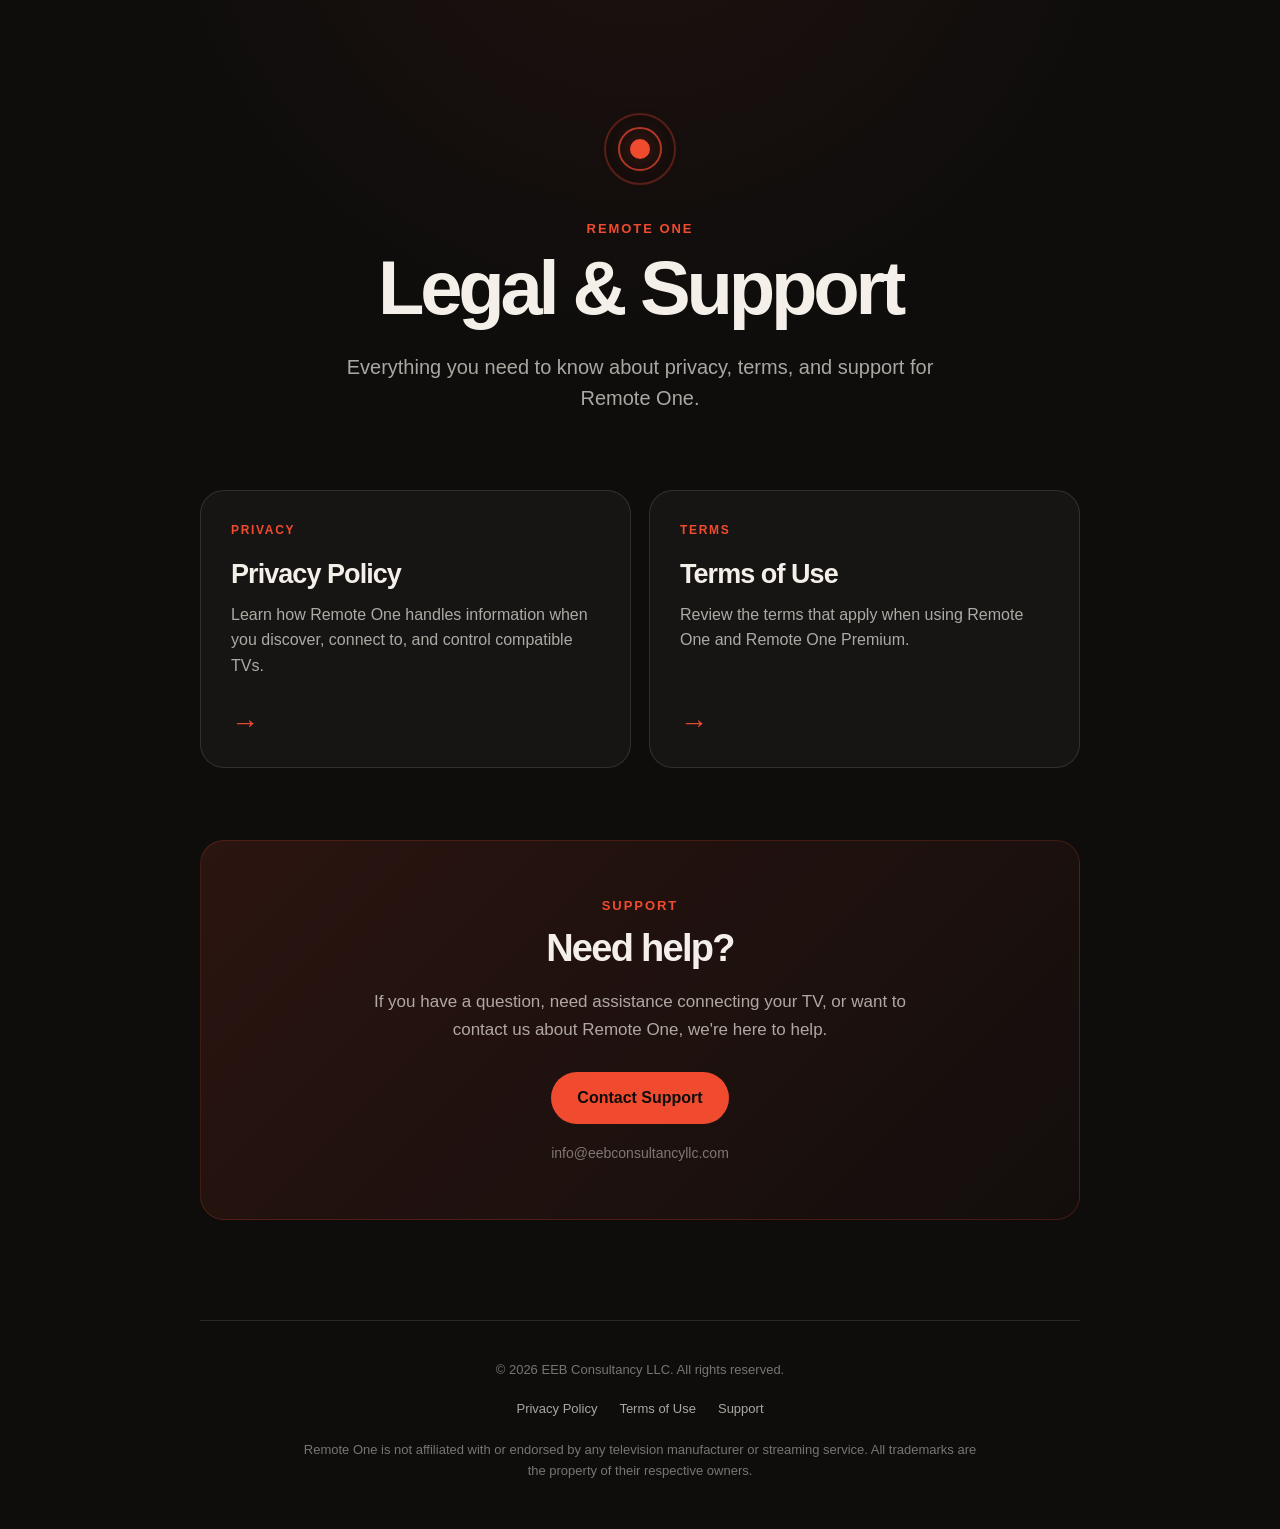
<file: index.html>
<!DOCTYPE html>
<html lang="en">
<head>
  <meta charset="UTF-8">
  <meta name="viewport" content="width=device-width, initial-scale=1.0">

  <title>Remote One — Legal & Support</title>

  <meta
    name="description"
    content="Legal information, privacy policy, terms of use, and support for Remote One."
  >

  <link rel="stylesheet" href="styles.css">
</head>

<body>
  <main class="page">
    <header class="hero">
      <div class="brand-mark" aria-hidden="true">
        <span class="signal-dot"></span>
        <span class="signal-ring signal-ring-one"></span>
        <span class="signal-ring signal-ring-two"></span>
      </div>

      <p class="eyebrow">REMOTE ONE</p>

      <h1>Legal &amp; Support</h1>

      <p class="hero-copy">
        Everything you need to know about privacy, terms, and support for Remote One.
      </p>
    </header>

    <section class="legal-links" aria-label="Legal documents">
      <a class="legal-card" href="privacy.html">
        <div class="legal-card-content">
          <span class="card-label">PRIVACY</span>
          <h2>Privacy Policy</h2>
          <p>
            Learn how Remote One handles information when you discover,
            connect to, and control compatible TVs.
          </p>
        </div>

        <span class="card-arrow" aria-hidden="true">→</span>
      </a>

      <a class="legal-card" href="terms.html">
        <div class="legal-card-content">
          <span class="card-label">TERMS</span>
          <h2>Terms of Use</h2>
          <p>
            Review the terms that apply when using Remote One and Remote One Premium.
          </p>
        </div>

        <span class="card-arrow" aria-hidden="true">→</span>
      </a>
    </section>

    <section class="support">
      <p class="eyebrow">SUPPORT</p>
      <h2>Need help?</h2>

      <p>
        If you have a question, need assistance connecting your TV,
        or want to contact us about Remote One, we're here to help.
      </p>

      <a class="support-button" href="mailto:info@eebconsultancyllc.com">
        Contact Support
      </a>

      <p class="support-email">
        info@eebconsultancyllc.com
      </p>
    </section>
  </main>

  <footer class="site-footer">
    <p>© 2026 EEB Consultancy LLC. All rights reserved.</p>

    <nav class="footer-links" aria-label="Footer">
      <a href="privacy.html">Privacy Policy</a>
      <a href="terms.html">Terms of Use</a>
      <a href="mailto:info@eebconsultancyllc.com">Support</a>
    </nav>

    <p class="disclaimer">
      Remote One is not affiliated with or endorsed by any television manufacturer
      or streaming service. All trademarks are the property of their respective owners.
    </p>
  </footer>
</body>
</html>
</file>
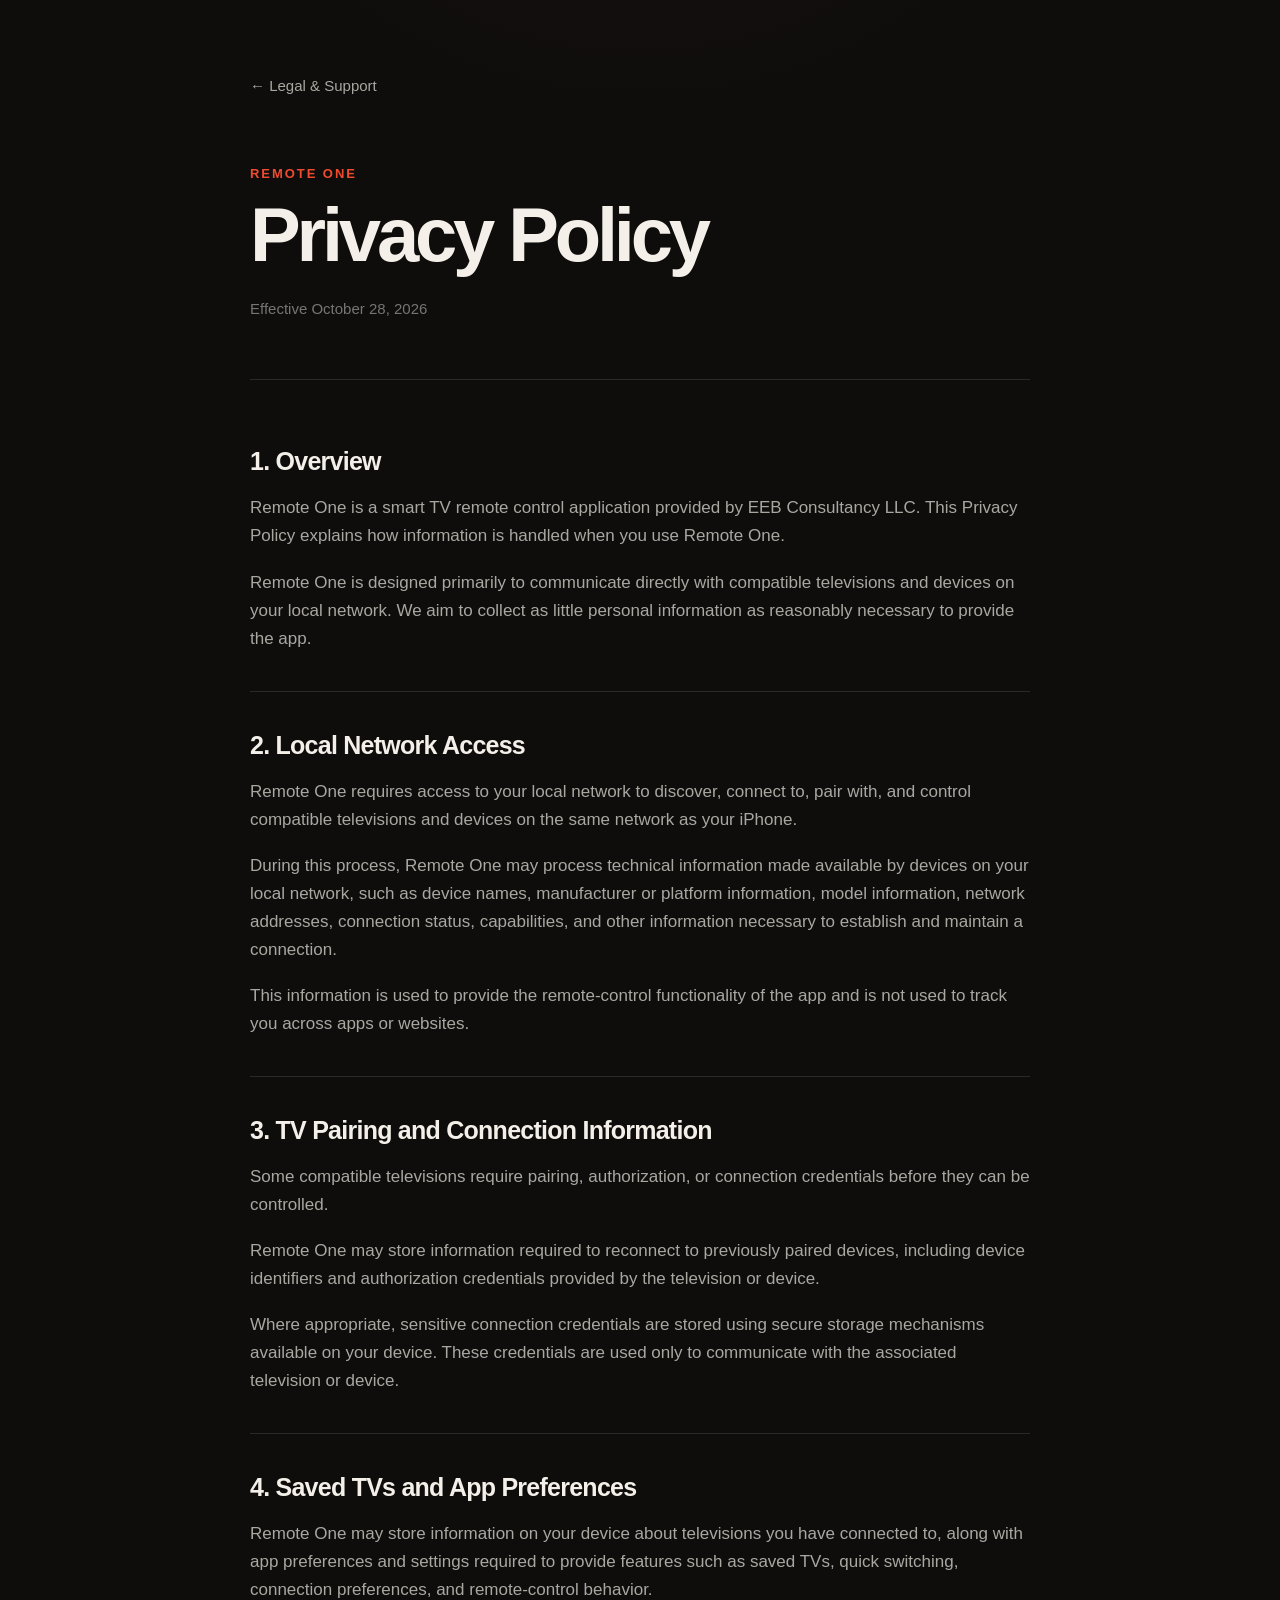
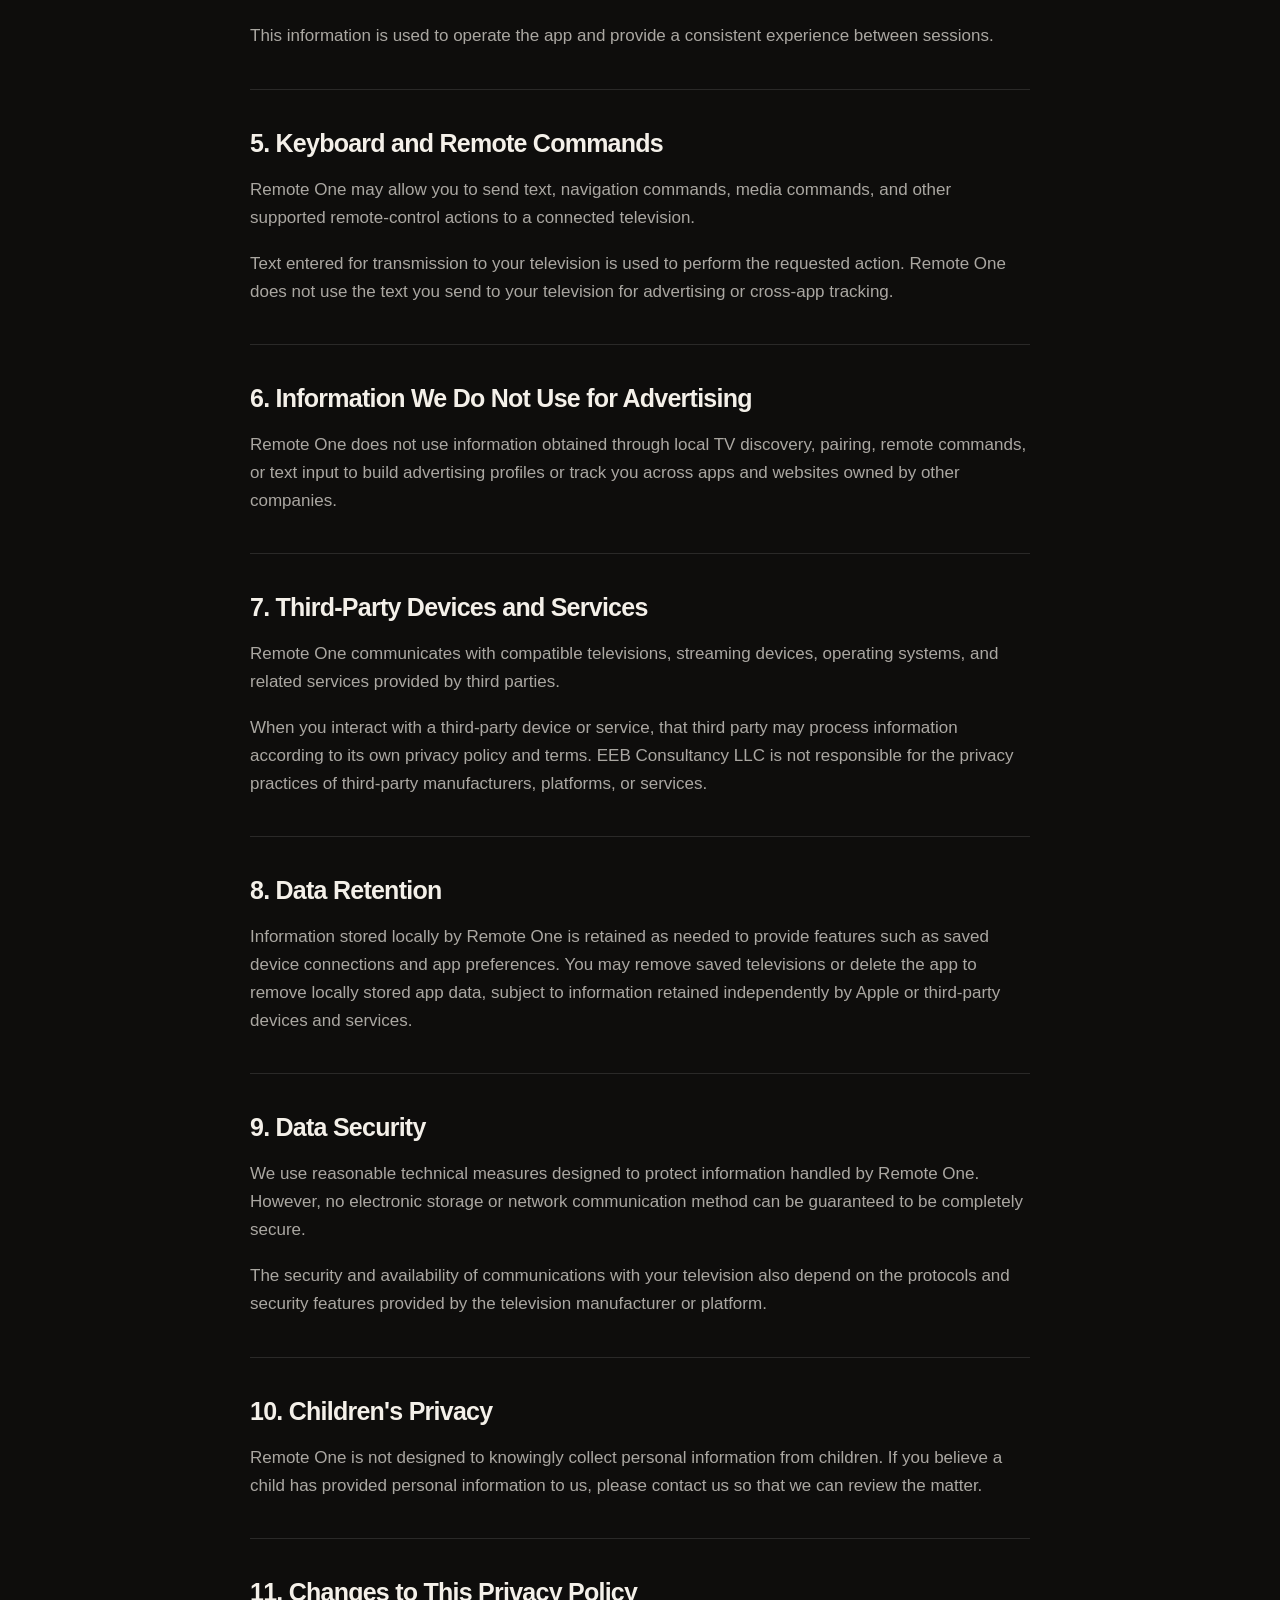
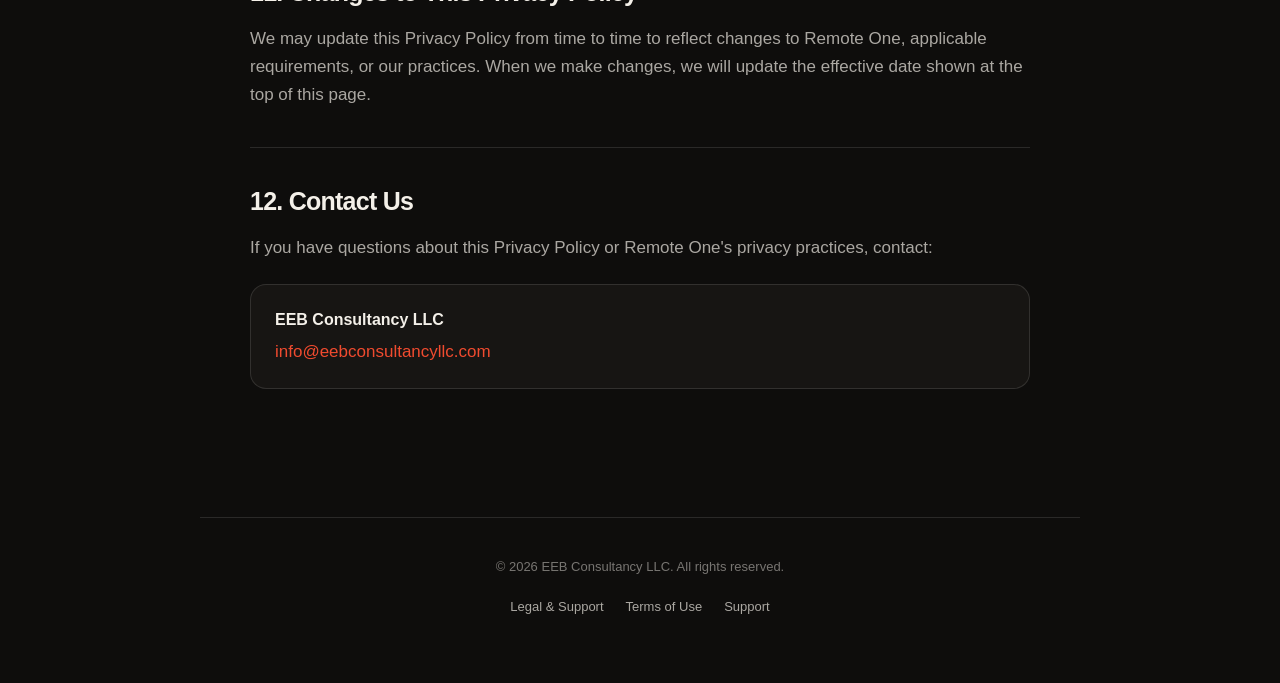
<file: privacy.html>
<!DOCTYPE html>
<html lang="en">
<head>
  <meta charset="UTF-8">
  <meta name="viewport" content="width=device-width, initial-scale=1.0">

  <title>Privacy Policy — Remote One</title>

  <meta
    name="description"
    content="Privacy Policy for Remote One, provided by EEB Consultancy LLC."
  >

  <link rel="stylesheet" href="styles.css">
</head>

<body>
  <main class="page legal-page">
    <header class="legal-header">
      <a class="back-link" href="index.html">← Legal &amp; Support</a>

      <p class="eyebrow">REMOTE ONE</p>
      <h1>Privacy Policy</h1>
      <p class="effective-date">Effective October 28, 2026</p>
    </header>

    <article class="legal-document">
      <section>
        <h2>1. Overview</h2>

        <p>
          Remote One is a smart TV remote control application provided by
          EEB Consultancy LLC. This Privacy Policy explains how information is
          handled when you use Remote One.
        </p>

        <p>
          Remote One is designed primarily to communicate directly with compatible
          televisions and devices on your local network. We aim to collect as little
          personal information as reasonably necessary to provide the app.
        </p>
      </section>

      <section>
        <h2>2. Local Network Access</h2>

        <p>
          Remote One requires access to your local network to discover, connect to,
          pair with, and control compatible televisions and devices on the same
          network as your iPhone.
        </p>

        <p>
          During this process, Remote One may process technical information made
          available by devices on your local network, such as device names,
          manufacturer or platform information, model information, network
          addresses, connection status, capabilities, and other information
          necessary to establish and maintain a connection.
        </p>

        <p>
          This information is used to provide the remote-control functionality of
          the app and is not used to track you across apps or websites.
        </p>
      </section>

      <section>
        <h2>3. TV Pairing and Connection Information</h2>

        <p>
          Some compatible televisions require pairing, authorization, or connection
          credentials before they can be controlled.
        </p>

        <p>
          Remote One may store information required to reconnect to previously
          paired devices, including device identifiers and authorization credentials
          provided by the television or device.
        </p>

        <p>
          Where appropriate, sensitive connection credentials are stored using
          secure storage mechanisms available on your device. These credentials are
          used only to communicate with the associated television or device.
        </p>
      </section>

      <section>
        <h2>4. Saved TVs and App Preferences</h2>

        <p>
          Remote One may store information on your device about televisions you have
          connected to, along with app preferences and settings required to provide
          features such as saved TVs, quick switching, connection preferences, and
          remote-control behavior.
        </p>

        <p>
          This information is used to operate the app and provide a consistent
          experience between sessions.
        </p>
      </section>

      <section>
        <h2>5. Keyboard and Remote Commands</h2>

        <p>
          Remote One may allow you to send text, navigation commands, media
          commands, and other supported remote-control actions to a connected
          television.
        </p>

        <p>
          Text entered for transmission to your television is used to perform the
          requested action. Remote One does not use the text you send to your
          television for advertising or cross-app tracking.
        </p>
      </section>

      <section>
        <h2>6. Information We Do Not Use for Advertising</h2>

        <p>
          Remote One does not use information obtained through local TV discovery,
          pairing, remote commands, or text input to build advertising profiles or
          track you across apps and websites owned by other companies.
        </p>
      </section>

      <section>
        <h2>7. Third-Party Devices and Services</h2>

        <p>
          Remote One communicates with compatible televisions, streaming devices,
          operating systems, and related services provided by third parties.
        </p>

        <p>
          When you interact with a third-party device or service, that third party
          may process information according to its own privacy policy and terms.
          EEB Consultancy LLC is not responsible for the privacy practices of
          third-party manufacturers, platforms, or services.
        </p>
      </section>

      <section>
        <h2>8. Data Retention</h2>

        <p>
          Information stored locally by Remote One is retained as needed to provide
          features such as saved device connections and app preferences. You may
          remove saved televisions or delete the app to remove locally stored app
          data, subject to information retained independently by Apple or third-party
          devices and services.
        </p>
      </section>

      <section>
        <h2>9. Data Security</h2>

        <p>
          We use reasonable technical measures designed to protect information
          handled by Remote One. However, no electronic storage or network
          communication method can be guaranteed to be completely secure.
        </p>

        <p>
          The security and availability of communications with your television also
          depend on the protocols and security features provided by the television
          manufacturer or platform.
        </p>
      </section>

      <section>
        <h2>10. Children's Privacy</h2>

        <p>
          Remote One is not designed to knowingly collect personal information from
          children. If you believe a child has provided personal information to us,
          please contact us so that we can review the matter.
        </p>
      </section>

      <section>
        <h2>11. Changes to This Privacy Policy</h2>

        <p>
          We may update this Privacy Policy from time to time to reflect changes to
          Remote One, applicable requirements, or our practices. When we make
          changes, we will update the effective date shown at the top of this page.
        </p>
      </section>

      <section>
        <h2>12. Contact Us</h2>

        <p>
          If you have questions about this Privacy Policy or Remote One's privacy
          practices, contact:
        </p>

        <div class="contact-block">
          <strong>EEB Consultancy LLC</strong>
          <a href="mailto:info@eebconsultancyllc.com">
            info@eebconsultancyllc.com
          </a>
        </div>
      </section>
    </article>
  </main>

  <footer class="site-footer">
    <p>© 2026 EEB Consultancy LLC. All rights reserved.</p>

    <nav class="footer-links" aria-label="Footer">
      <a href="index.html">Legal &amp; Support</a>
      <a href="terms.html">Terms of Use</a>
      <a href="mailto:info@eebconsultancyllc.com">Support</a>
    </nav>
  </footer>
</body>
</html>
</file>
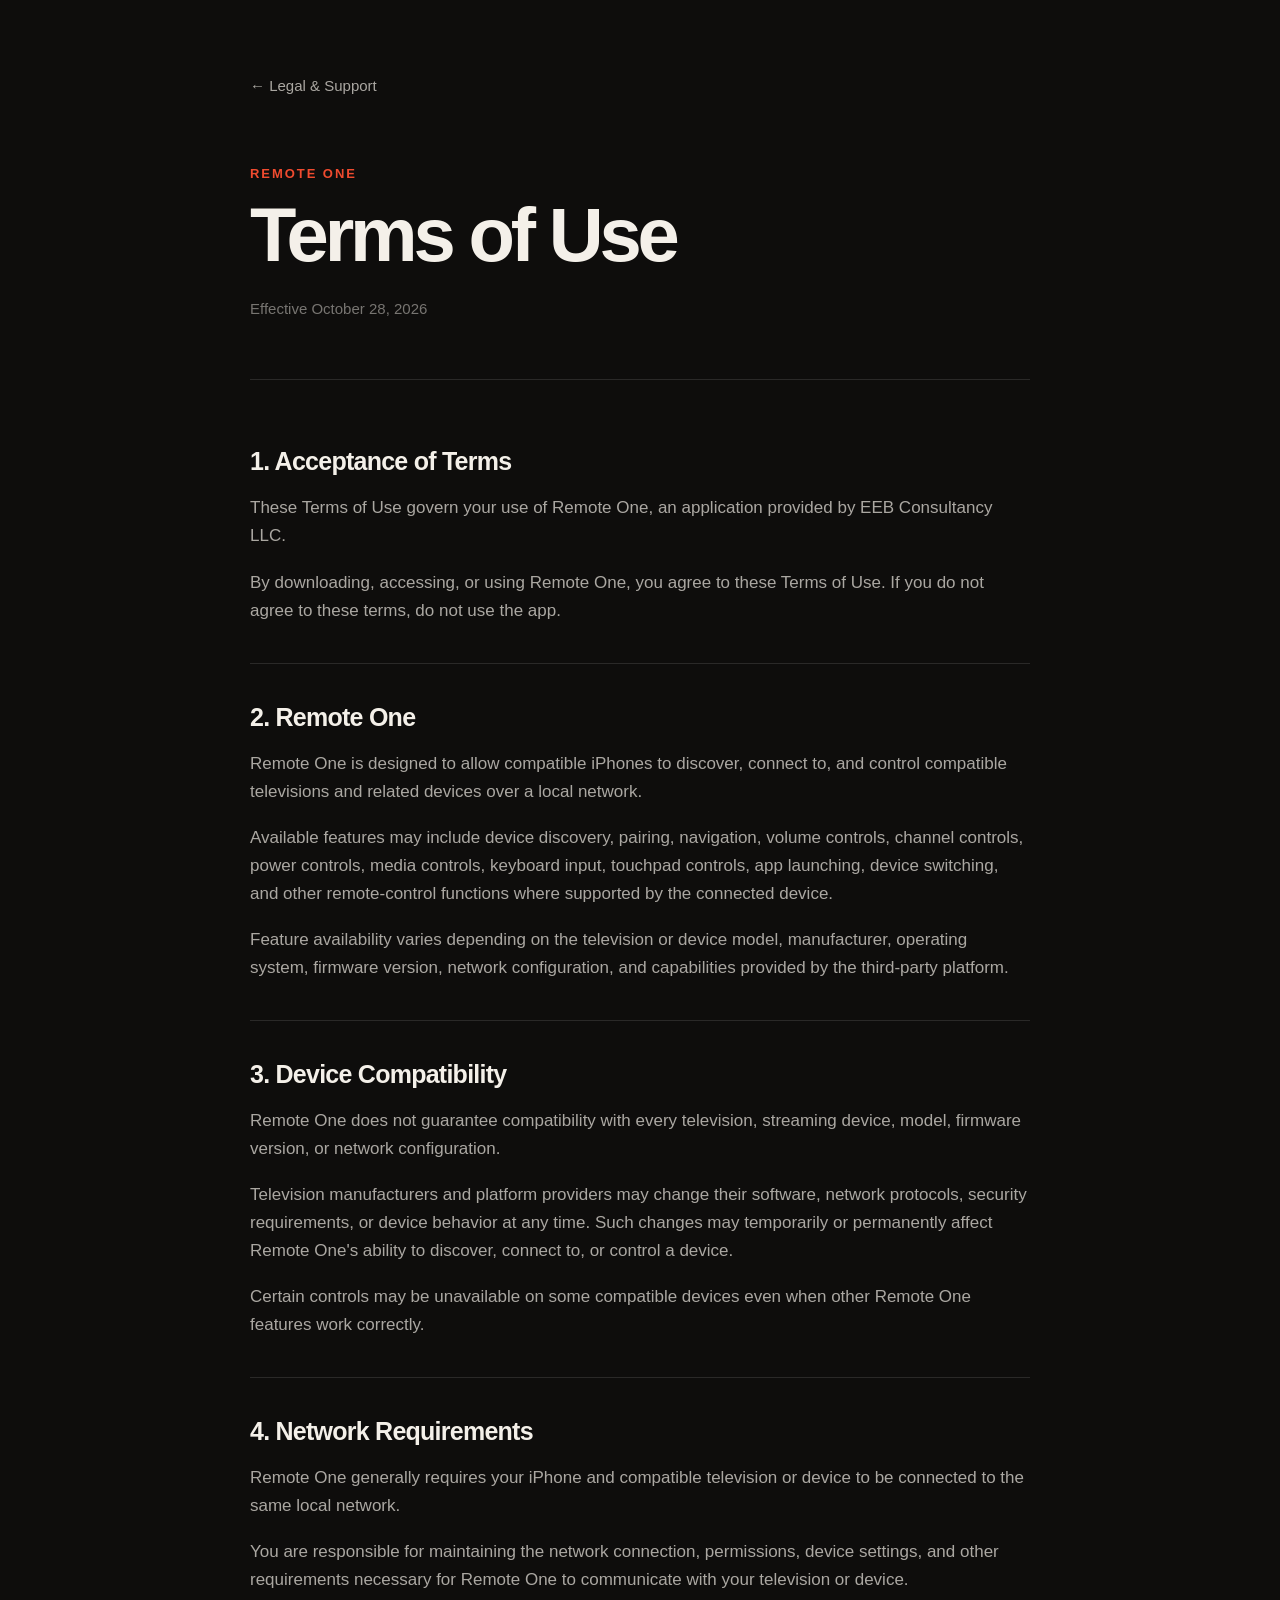
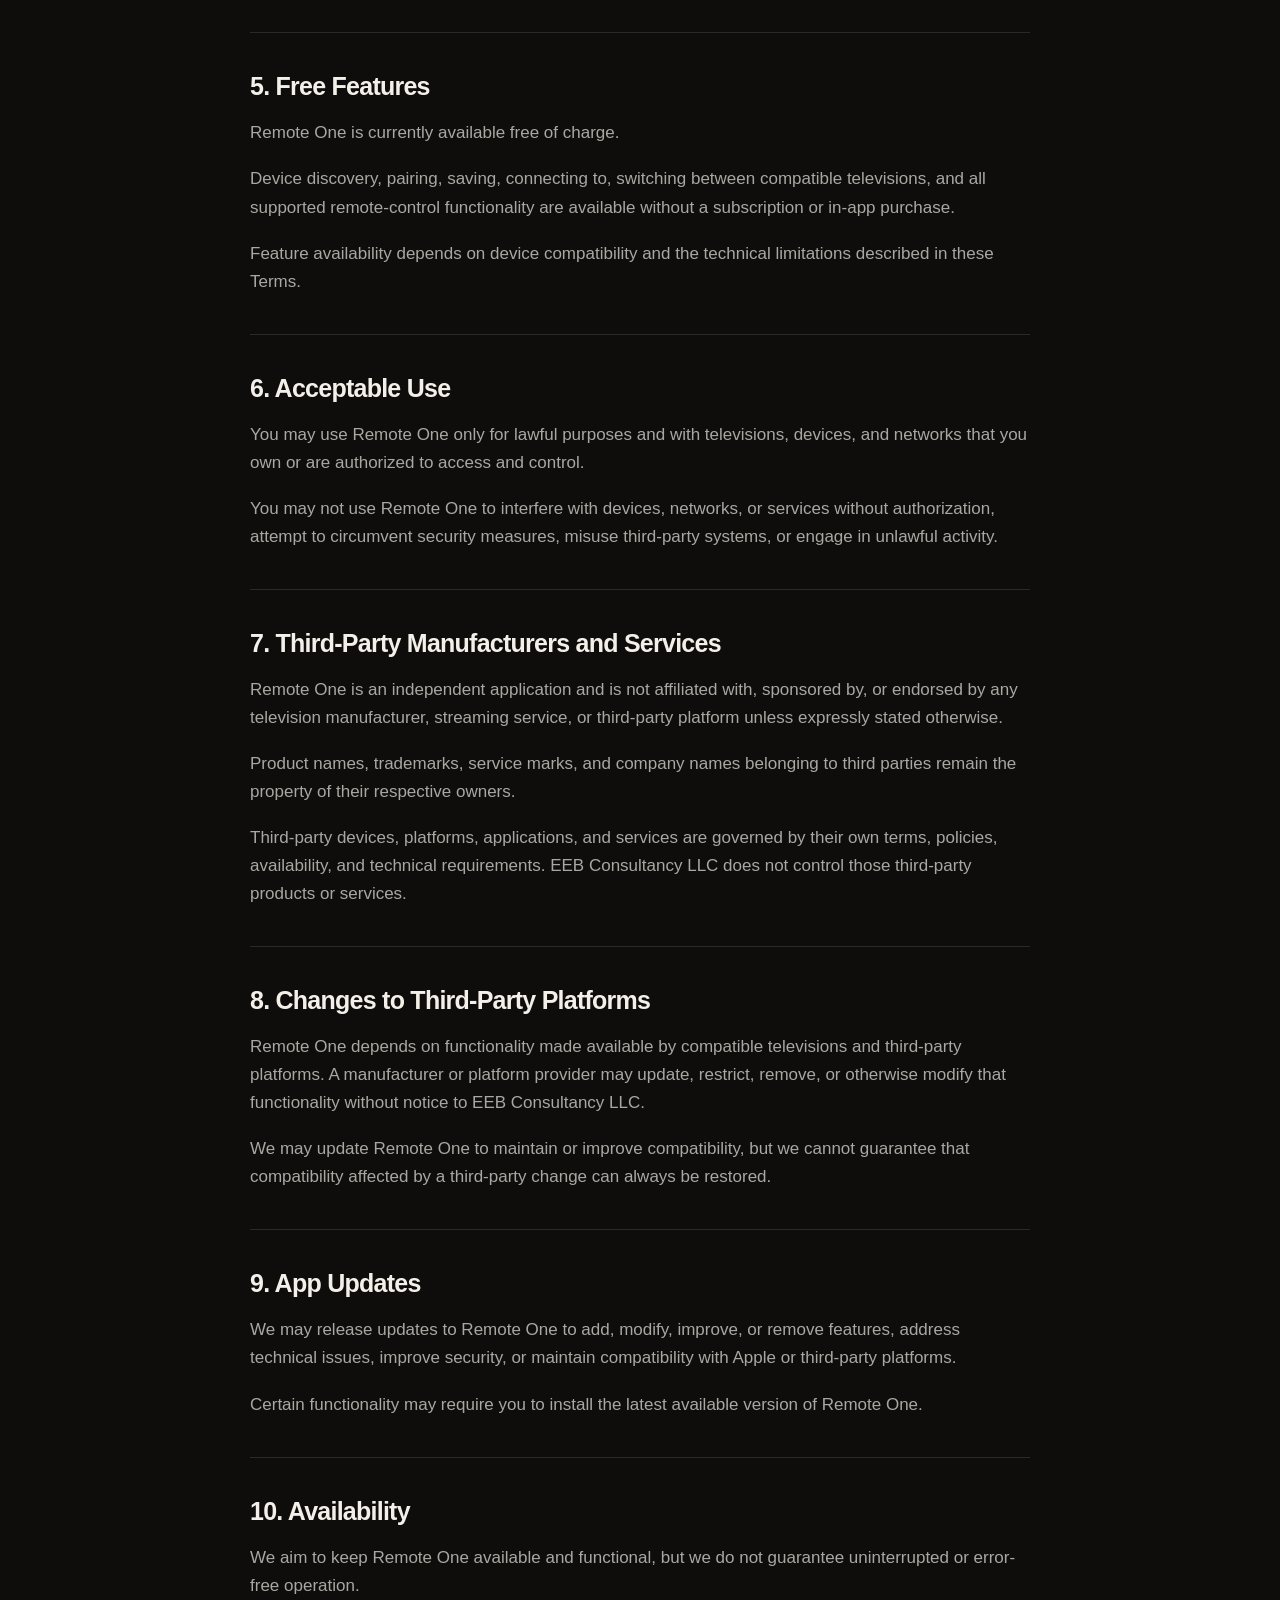
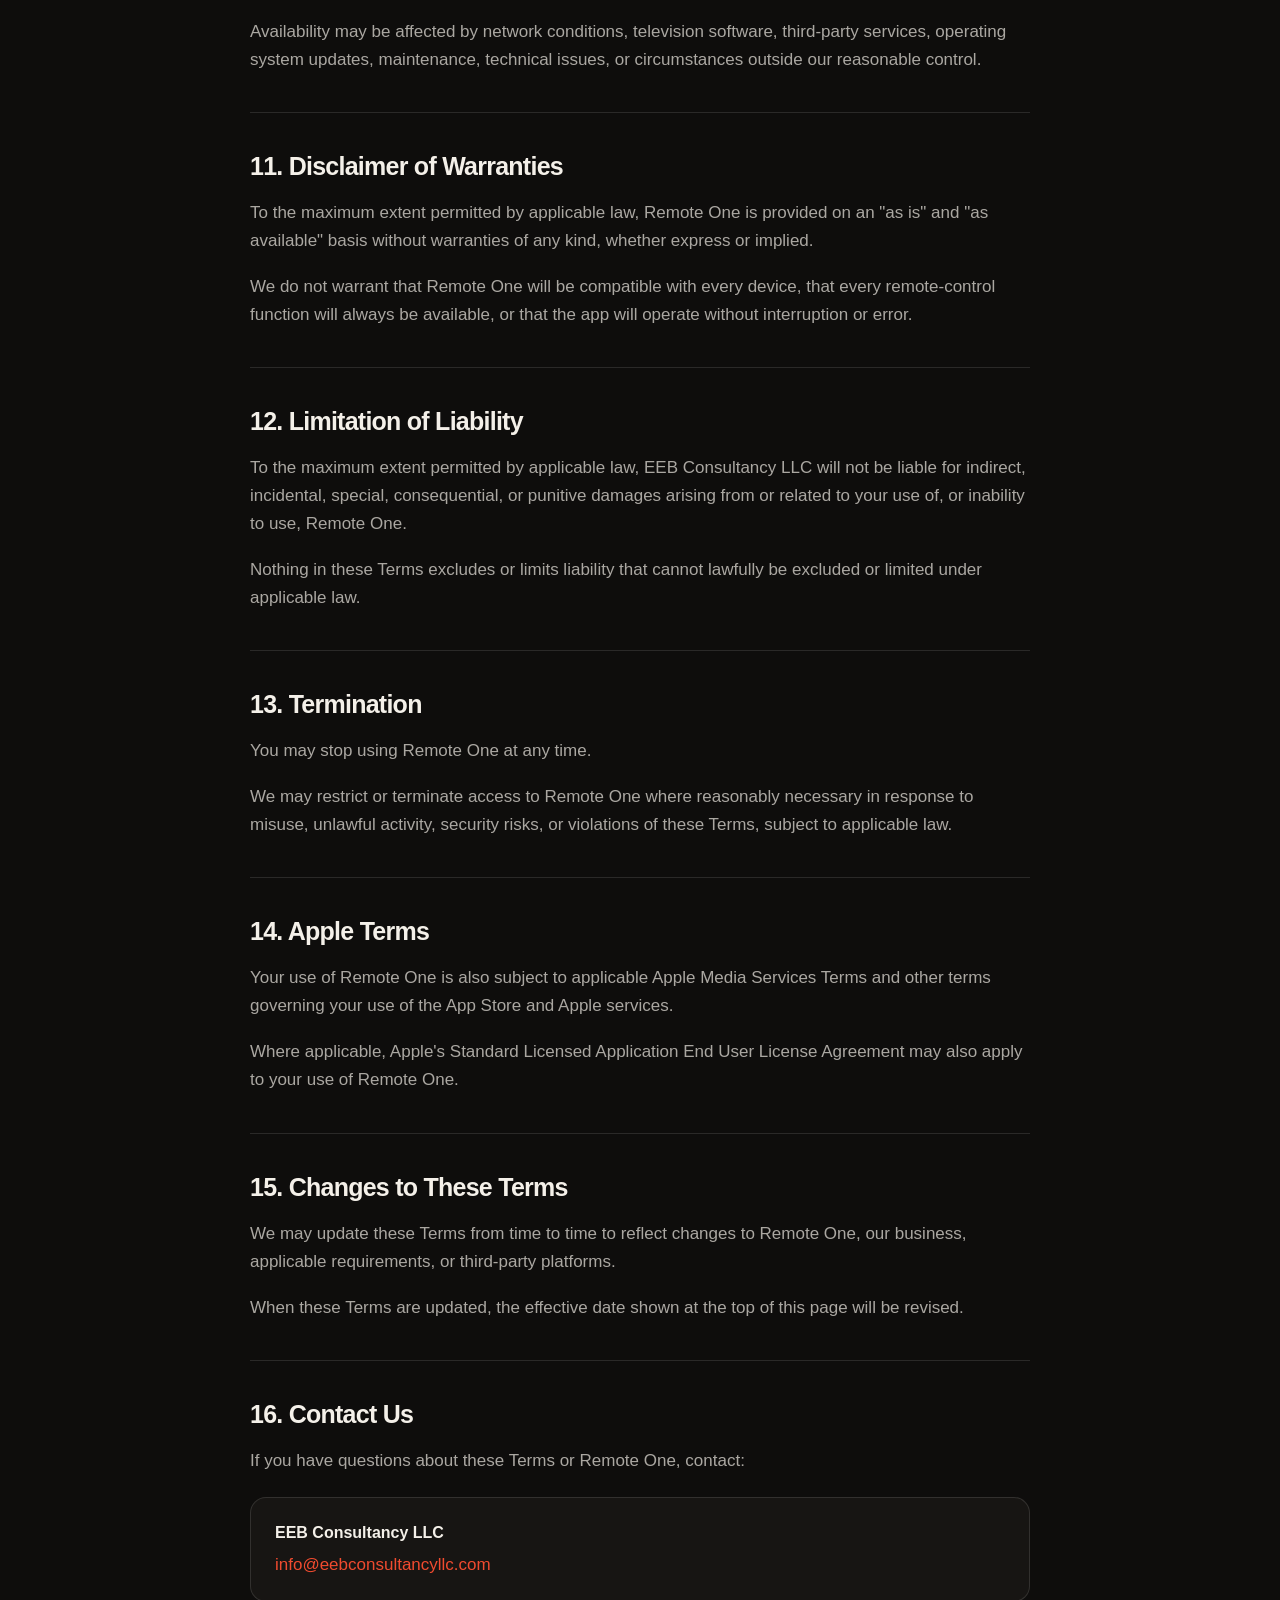
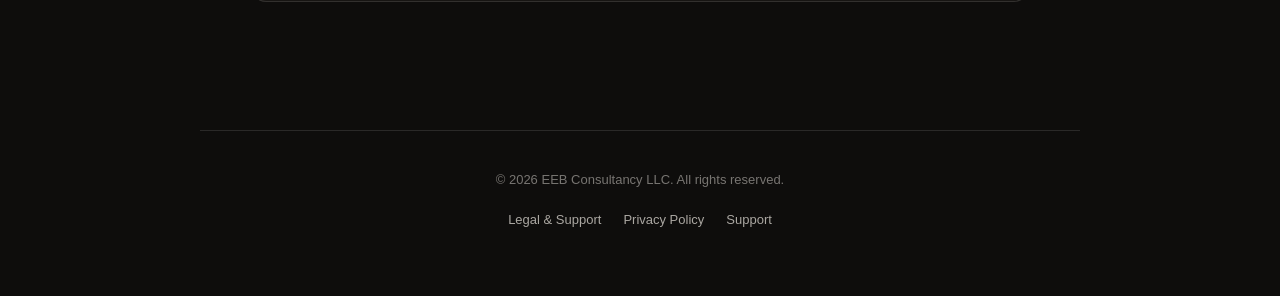
<file: terms.html>
<!DOCTYPE html>
<html lang="en">
<head>
  <meta charset="UTF-8">
  <meta name="viewport" content="width=device-width, initial-scale=1.0">

  <title>Terms of Use — Remote One</title>

  <meta
    name="description"
    content="Terms of Use for Remote One, provided by EEB Consultancy LLC."
  >

  <link rel="stylesheet" href="styles.css">
</head>

<body>
  <main class="page legal-page">
    <header class="legal-header">
      <a class="back-link" href="index.html">← Legal &amp; Support</a>

      <p class="eyebrow">REMOTE ONE</p>
      <h1>Terms of Use</h1>
      <p class="effective-date">Effective October 28, 2026</p>
    </header>

    <article class="legal-document">
      <section>
        <h2>1. Acceptance of Terms</h2>

        <p>
          These Terms of Use govern your use of Remote One, an application provided
          by EEB Consultancy LLC.
        </p>

        <p>
          By downloading, accessing, or using Remote One, you agree to
          these Terms of Use. If you do not agree to these terms, do not use the app.
        </p>
      </section>

      <section>
        <h2>2. Remote One</h2>

        <p>
          Remote One is designed to allow compatible iPhones to discover, connect
          to, and control compatible televisions and related devices over a local
          network.
        </p>

        <p>
          Available features may include device discovery, pairing, navigation,
          volume controls, channel controls, power controls, media controls,
          keyboard input, touchpad controls, app launching, device switching, and
          other remote-control functions where supported by the connected device.
        </p>

        <p>
          Feature availability varies depending on the television or device model,
          manufacturer, operating system, firmware version, network configuration,
          and capabilities provided by the third-party platform.
        </p>
      </section>

      <section>
        <h2>3. Device Compatibility</h2>

        <p>
          Remote One does not guarantee compatibility with every television,
          streaming device, model, firmware version, or network configuration.
        </p>

        <p>
          Television manufacturers and platform providers may change their
          software, network protocols, security requirements, or device behavior at
          any time. Such changes may temporarily or permanently affect Remote One's
          ability to discover, connect to, or control a device.
        </p>

        <p>
          Certain controls may be unavailable on some compatible devices even when
          other Remote One features work correctly.
        </p>
      </section>

      <section>
        <h2>4. Network Requirements</h2>

        <p>
          Remote One generally requires your iPhone and compatible television or
          device to be connected to the same local network.
        </p>

        <p>
          You are responsible for maintaining the network connection, permissions,
          device settings, and other requirements necessary for Remote One to
          communicate with your television or device.
        </p>
      </section>

      <section>
        <h2>5. Free Features</h2>

        <p>
          Remote One is currently available free of charge.
        </p>

        <p>
          Device discovery, pairing, saving, connecting to, switching between
          compatible televisions, and all supported remote-control functionality
          are available without a subscription or in-app purchase.
        </p>

        <p>
          Feature availability depends on device compatibility and the technical
          limitations described in these Terms.
        </p>
      </section>

      <section>
        <h2>6. Acceptable Use</h2>

        <p>
          You may use Remote One only for lawful purposes and with televisions,
          devices, and networks that you own or are authorized to access and
          control.
        </p>

        <p>
          You may not use Remote One to interfere with devices, networks, or
          services without authorization, attempt to circumvent security measures,
          misuse third-party systems, or engage in unlawful activity.
        </p>
      </section>

      <section>
        <h2>7. Third-Party Manufacturers and Services</h2>

        <p>
          Remote One is an independent application and is not affiliated with,
          sponsored by, or endorsed by any television manufacturer, streaming
          service, or third-party platform unless expressly stated otherwise.
        </p>

        <p>
          Product names, trademarks, service marks, and company names belonging to
          third parties remain the property of their respective owners.
        </p>

        <p>
          Third-party devices, platforms, applications, and services are governed
          by their own terms, policies, availability, and technical requirements.
          EEB Consultancy LLC does not control those third-party products or
          services.
        </p>
      </section>

      <section>
        <h2>8. Changes to Third-Party Platforms</h2>

        <p>
          Remote One depends on functionality made available by compatible
          televisions and third-party platforms. A manufacturer or platform
          provider may update, restrict, remove, or otherwise modify that
          functionality without notice to EEB Consultancy LLC.
        </p>

        <p>
          We may update Remote One to maintain or improve compatibility, but we
          cannot guarantee that compatibility affected by a third-party change can
          always be restored.
        </p>
      </section>

      <section>
        <h2>9. App Updates</h2>

        <p>
          We may release updates to Remote One to add, modify, improve, or remove
          features, address technical issues, improve security, or maintain
          compatibility with Apple or third-party platforms.
        </p>

        <p>
          Certain functionality may require you to install the latest available
          version of Remote One.
        </p>
      </section>

      <section>
        <h2>10. Availability</h2>

        <p>
          We aim to keep Remote One available and functional, but we do not
          guarantee uninterrupted or error-free operation.
        </p>

        <p>
          Availability may be affected by network conditions, television software,
          third-party services, operating system updates, maintenance, technical
          issues, or circumstances outside our reasonable control.
        </p>
      </section>

      <section>
        <h2>11. Disclaimer of Warranties</h2>

        <p>
          To the maximum extent permitted by applicable law, Remote One is provided
          on an "as is" and "as available" basis without warranties of any kind,
          whether express or implied.
        </p>

        <p>
          We do not warrant that Remote One will be compatible with every device,
          that every remote-control function will always be available, or that the
          app will operate without interruption or error.
        </p>
      </section>

      <section>
        <h2>12. Limitation of Liability</h2>

        <p>
          To the maximum extent permitted by applicable law, EEB Consultancy LLC
          will not be liable for indirect, incidental, special, consequential, or
          punitive damages arising from or related to your use of, or inability to
          use, Remote One.
        </p>

        <p>
          Nothing in these Terms excludes or limits liability that cannot lawfully
          be excluded or limited under applicable law.
        </p>
      </section>

      <section>
        <h2>13. Termination</h2>

        <p>
          You may stop using Remote One at any time.
        </p>

        <p>
          We may restrict or terminate access to Remote One where reasonably
          necessary in response to misuse, unlawful activity, security risks, or
          violations of these Terms, subject to applicable law.
        </p>
      </section>

      <section>
        <h2>14. Apple Terms</h2>

        <p>
          Your use of Remote One is also subject to applicable Apple Media Services
          Terms and other terms governing your use of the App Store and Apple
          services.
        </p>

        <p>
          Where applicable, Apple's Standard Licensed Application End User License
          Agreement may also apply to your use of Remote One.
        </p>
      </section>

      <section>
        <h2>15. Changes to These Terms</h2>

        <p>
          We may update these Terms from time to time to reflect changes to Remote
          One, our business, applicable requirements, or third-party platforms.
        </p>

        <p>
          When these Terms are updated, the effective date shown at the top of this
          page will be revised.
        </p>
      </section>

      <section>
        <h2>16. Contact Us</h2>

        <p>
          If you have questions about these Terms or Remote One, contact:
        </p>

        <div class="contact-block">
          <strong>EEB Consultancy LLC</strong>
          <a href="mailto:info@eebconsultancyllc.com">
            info@eebconsultancyllc.com
          </a>
        </div>
      </section>
    </article>
  </main>

  <footer class="site-footer">
    <p>© 2026 EEB Consultancy LLC. All rights reserved.</p>

    <nav class="footer-links" aria-label="Footer">
      <a href="index.html">Legal &amp; Support</a>
      <a href="privacy.html">Privacy Policy</a>
      <a href="mailto:info@eebconsultancyllc.com">Support</a>
    </nav>
  </footer>
</body>
</html>
</file>
<file: styles.css>
:root {
  --background: #0e0d0c;
  --surface: #171513;
  --surface-hover: #1d1a17;
  --border: rgba(244, 240, 233, 0.12);

  --text: #f4f0e9;
  --text-secondary: rgba(244, 240, 233, 0.68);
  --text-muted: rgba(244, 240, 233, 0.46);

  --accent: #f04b2f;
  --accent-hover: #ff5a3b;
  --accent-soft: rgba(240, 75, 47, 0.12);

  --max-width: 880px;
  --radius-large: 24px;
  --radius-medium: 16px;
}

* {
  box-sizing: border-box;
}

html {
  scroll-behavior: smooth;
}

body {
  margin: 0;
  min-height: 100vh;

  background:
    radial-gradient(
      circle at 50% -10%,
      rgba(240, 75, 47, 0.08),
      transparent 32rem
    ),
    var(--background);

  color: var(--text);

  font-family:
    -apple-system,
    BlinkMacSystemFont,
    "SF Pro Display",
    "SF Pro Text",
    "Helvetica Neue",
    Arial,
    sans-serif;

  font-size: 17px;
  line-height: 1.65;

  -webkit-font-smoothing: antialiased;
  text-rendering: optimizeLegibility;
}

a {
  color: inherit;
  text-decoration: none;
}

.page {
  width: min(calc(100% - 40px), var(--max-width));
  margin: 0 auto;
}

.hero {
  display: flex;
  flex-direction: column;
  align-items: center;

  padding: 112px 0 76px;

  text-align: center;
}

.brand-mark {
  position: relative;

  width: 74px;
  height: 74px;

  display: flex;
  align-items: center;
  justify-content: center;

  margin-bottom: 32px;
}

.signal-dot {
  position: relative;
  z-index: 3;

  display: block;

  width: 20px;
  height: 20px;

  border-radius: 50%;

  background: var(--accent);

  box-shadow:
    0 0 24px rgba(240, 75, 47, 0.38),
    0 0 54px rgba(240, 75, 47, 0.16);
}

.signal-ring {
  position: absolute;

  border: 2px solid var(--accent);
  border-radius: 50%;

  opacity: 0.7;
}

.signal-ring-one {
  width: 44px;
  height: 44px;
}

.signal-ring-two {
  width: 72px;
  height: 72px;

  opacity: 0.3;
}

.eyebrow {
  margin: 0 0 12px;

  color: var(--accent);

  font-size: 13px;
  font-weight: 750;
  letter-spacing: 0.15em;
}

.hero h1,
.legal-header h1 {
  margin: 0;

  font-size: clamp(46px, 8vw, 76px);
  line-height: 0.98;
  letter-spacing: -0.055em;

  font-weight: 760;
}

.hero-copy {
  max-width: 590px;

  margin: 26px auto 0;

  color: var(--text-secondary);

  font-size: 20px;
  line-height: 1.55;
}

.legal-links {
  display: grid;
  grid-template-columns: repeat(2, minmax(0, 1fr));

  gap: 18px;

  padding-bottom: 72px;
}

.legal-card {
  min-height: 260px;

  display: flex;
  flex-direction: column;
  justify-content: space-between;

  padding: 30px;

  background: var(--surface);

  border: 1px solid var(--border);
  border-radius: var(--radius-large);

  transition:
    transform 180ms ease,
    background 180ms ease,
    border-color 180ms ease;
}

.legal-card:hover {
  transform: translateY(-3px);

  background: var(--surface-hover);

  border-color: rgba(240, 75, 47, 0.35);
}

.legal-card-content {
  display: block;
}

.card-label {
  display: block;

  margin-bottom: 18px;

  color: var(--accent);

  font-size: 12px;
  font-weight: 750;
  letter-spacing: 0.14em;
}

.legal-card h2 {
  margin: 0 0 12px;

  font-size: 27px;
  line-height: 1.15;
  letter-spacing: -0.035em;
}

.legal-card p {
  margin: 0;

  color: var(--text-secondary);

  font-size: 16px;
  line-height: 1.6;
}

.card-arrow {
  display: block;

  margin-top: 30px;

  color: var(--accent);

  font-size: 28px;
  line-height: 1;
}

.support {
  margin-bottom: 100px;
  padding: 54px;

  background:
    linear-gradient(
      135deg,
      rgba(240, 75, 47, 0.13),
      rgba(240, 75, 47, 0.025)
    );

  border: 1px solid rgba(240, 75, 47, 0.2);
  border-radius: var(--radius-large);

  text-align: center;
}

.support h2 {
  margin: 0;

  font-size: 38px;
  line-height: 1.1;
  letter-spacing: -0.045em;
}

.support > p:not(.eyebrow):not(.support-email) {
  max-width: 580px;

  margin: 18px auto 28px;

  color: var(--text-secondary);
}

.support-button {
  display: inline-flex;
  align-items: center;
  justify-content: center;

  min-height: 52px;

  padding: 0 26px;

  background: var(--accent);
  color: #0e0d0c;

  border-radius: 999px;

  font-size: 16px;
  font-weight: 720;

  transition:
    transform 160ms ease,
    background 160ms ease;
}

.support-button:hover {
  transform: translateY(-1px);

  background: var(--accent-hover);
}

.support-email {
  margin: 18px 0 0;

  color: var(--text-muted);

  font-size: 14px;
}

.legal-page {
  max-width: 780px;
}

.legal-header {
  padding: 72px 0 58px;

  border-bottom: 1px solid var(--border);
}

.back-link {
  display: inline-block;

  margin-bottom: 64px;

  color: var(--text-secondary);

  font-size: 15px;

  transition: color 160ms ease;
}

.back-link:hover {
  color: var(--accent);
}

.legal-header .eyebrow {
  margin-bottom: 14px;
}

.legal-header h1 {
  max-width: 720px;
}

.effective-date {
  margin: 24px 0 0;

  color: var(--text-muted);

  font-size: 15px;
}

.legal-document {
  padding: 28px 0 90px;
}

.legal-document section {
  padding: 38px 0;

  border-bottom: 1px solid var(--border);
}

.legal-document section:last-child {
  border-bottom: 0;
}

.legal-document h2 {
  margin: 0 0 18px;

  color: var(--text);

  font-size: 25px;
  line-height: 1.2;
  letter-spacing: -0.03em;
}

.legal-document p {
  margin: 0 0 18px;

  color: var(--text-secondary);
}

.legal-document p:last-child {
  margin-bottom: 0;
}

.legal-document a {
  color: var(--accent);
}

.contact-block {
  display: flex;
  flex-direction: column;

  gap: 5px;

  margin-top: 22px;
  padding: 22px 24px;

  background: var(--surface);

  border: 1px solid var(--border);
  border-radius: var(--radius-medium);
}

.contact-block strong {
  color: var(--text);

  font-size: 16px;
}

.contact-block a {
  color: var(--accent);

  word-break: break-word;
}

.site-footer {
  width: min(calc(100% - 40px), var(--max-width));

  margin: 0 auto;
  padding: 38px 0 48px;

  border-top: 1px solid var(--border);

  color: var(--text-muted);

  text-align: center;

  font-size: 13px;
}

.site-footer p {
  margin: 0;
}

.footer-links {
  display: flex;
  align-items: center;
  justify-content: center;
  flex-wrap: wrap;

  gap: 22px;

  margin: 18px 0;
}

.footer-links a {
  color: var(--text-secondary);

  transition: color 160ms ease;
}

.footer-links a:hover {
  color: var(--accent);
}

.disclaimer {
  max-width: 680px;

  margin: 20px auto 0 !important;

  line-height: 1.6;
}

@media (max-width: 700px) {
  body {
    font-size: 16px;
  }

  .page,
  .site-footer {
    width: min(calc(100% - 28px), var(--max-width));
  }

  .hero {
    padding: 78px 0 54px;
  }

  .brand-mark {
    margin-bottom: 26px;
  }

  .hero h1,
  .legal-header h1 {
    font-size: clamp(42px, 13vw, 60px);
  }

  .hero-copy {
    margin-top: 20px;

    font-size: 17px;
  }

  .legal-links {
    grid-template-columns: 1fr;

    padding-bottom: 52px;
  }

  .legal-card {
    min-height: 220px;

    padding: 26px;
  }

  .support {
    margin-bottom: 72px;
    padding: 38px 24px;
  }

  .support h2 {
    font-size: 32px;
  }

  .legal-header {
    padding: 42px 0 40px;
  }

  .back-link {
    margin-bottom: 48px;
  }

  .legal-document {
    padding-bottom: 64px;
  }

  .legal-document section {
    padding: 30px 0;
  }

  .legal-document h2 {
    font-size: 22px;
  }

  .footer-links {
    gap: 14px 20px;
  }
}

@media (prefers-reduced-motion: reduce) {
  html {
    scroll-behavior: auto;
  }

  .legal-card,
  .support-button,
  .back-link,
  .footer-links a {
    transition: none;
  }

  .legal-card:hover,
  .support-button:hover {
    transform: none;
  }
}
</file>
